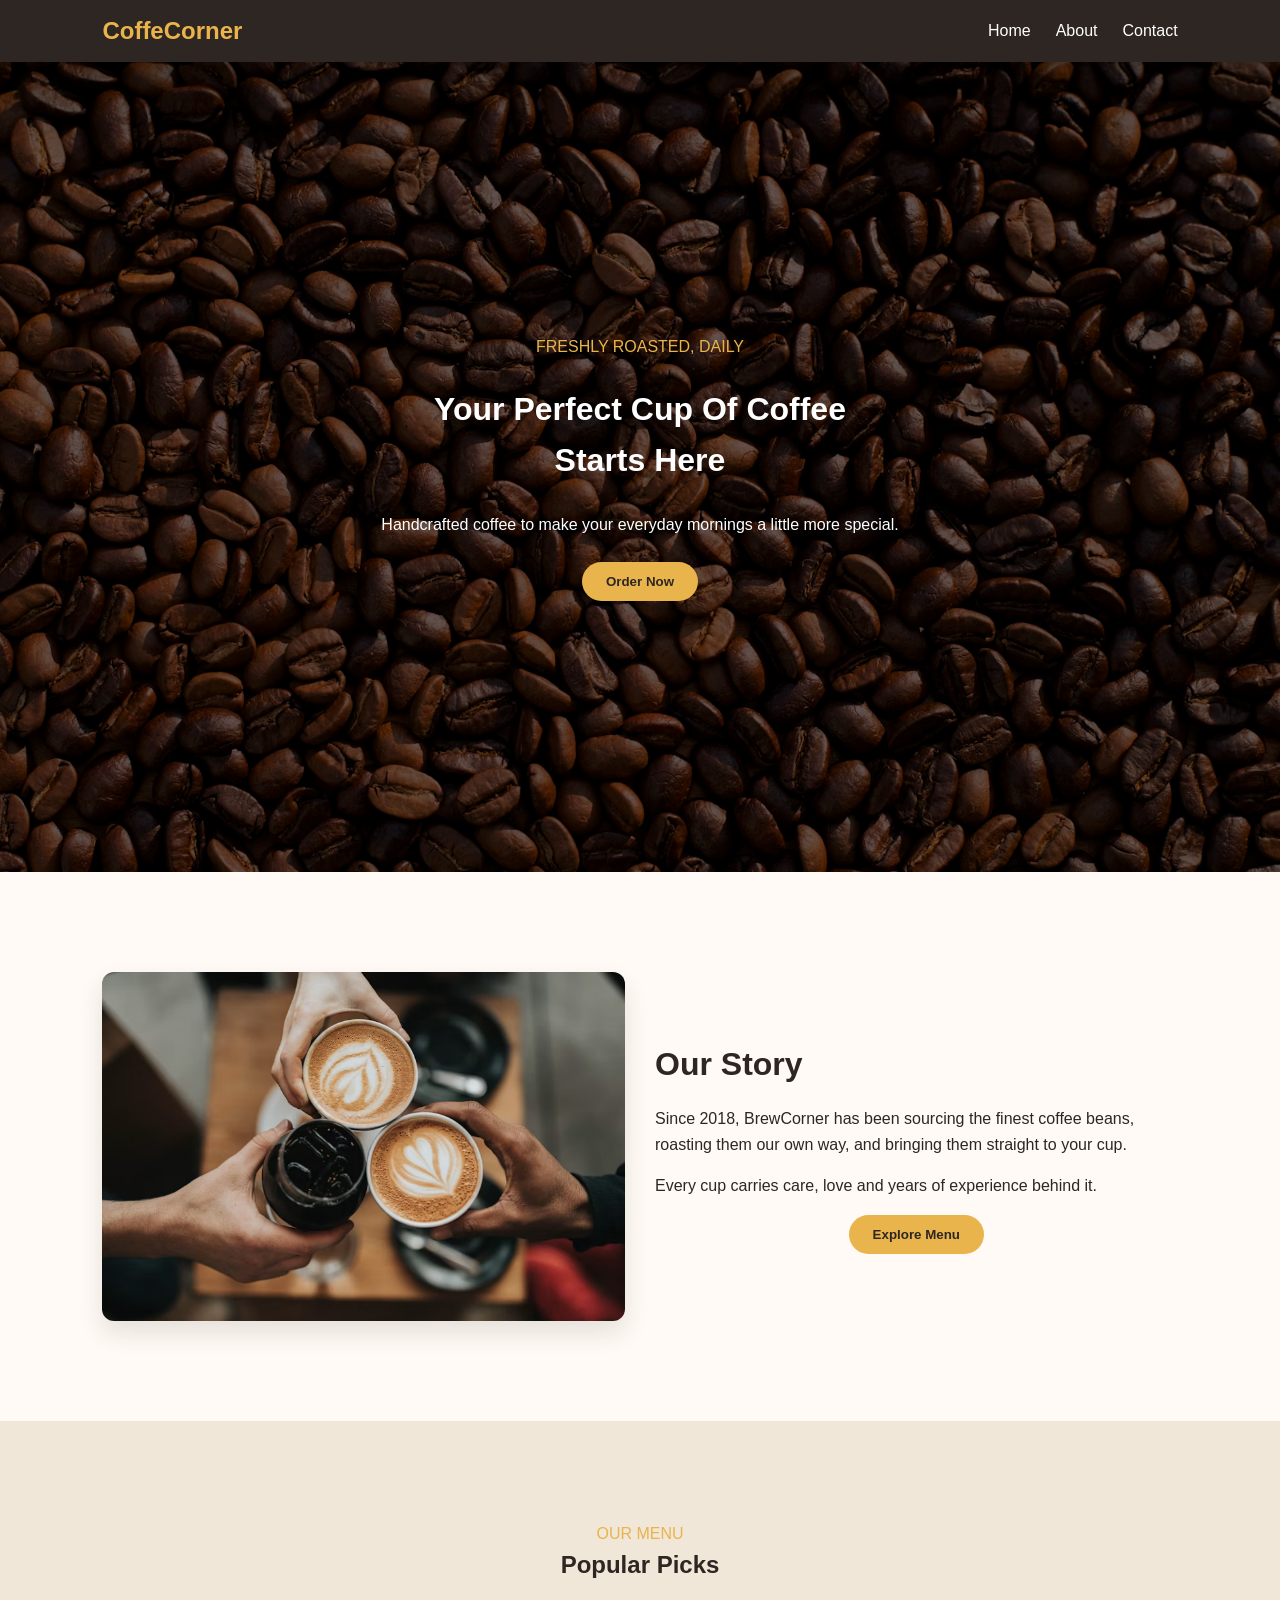
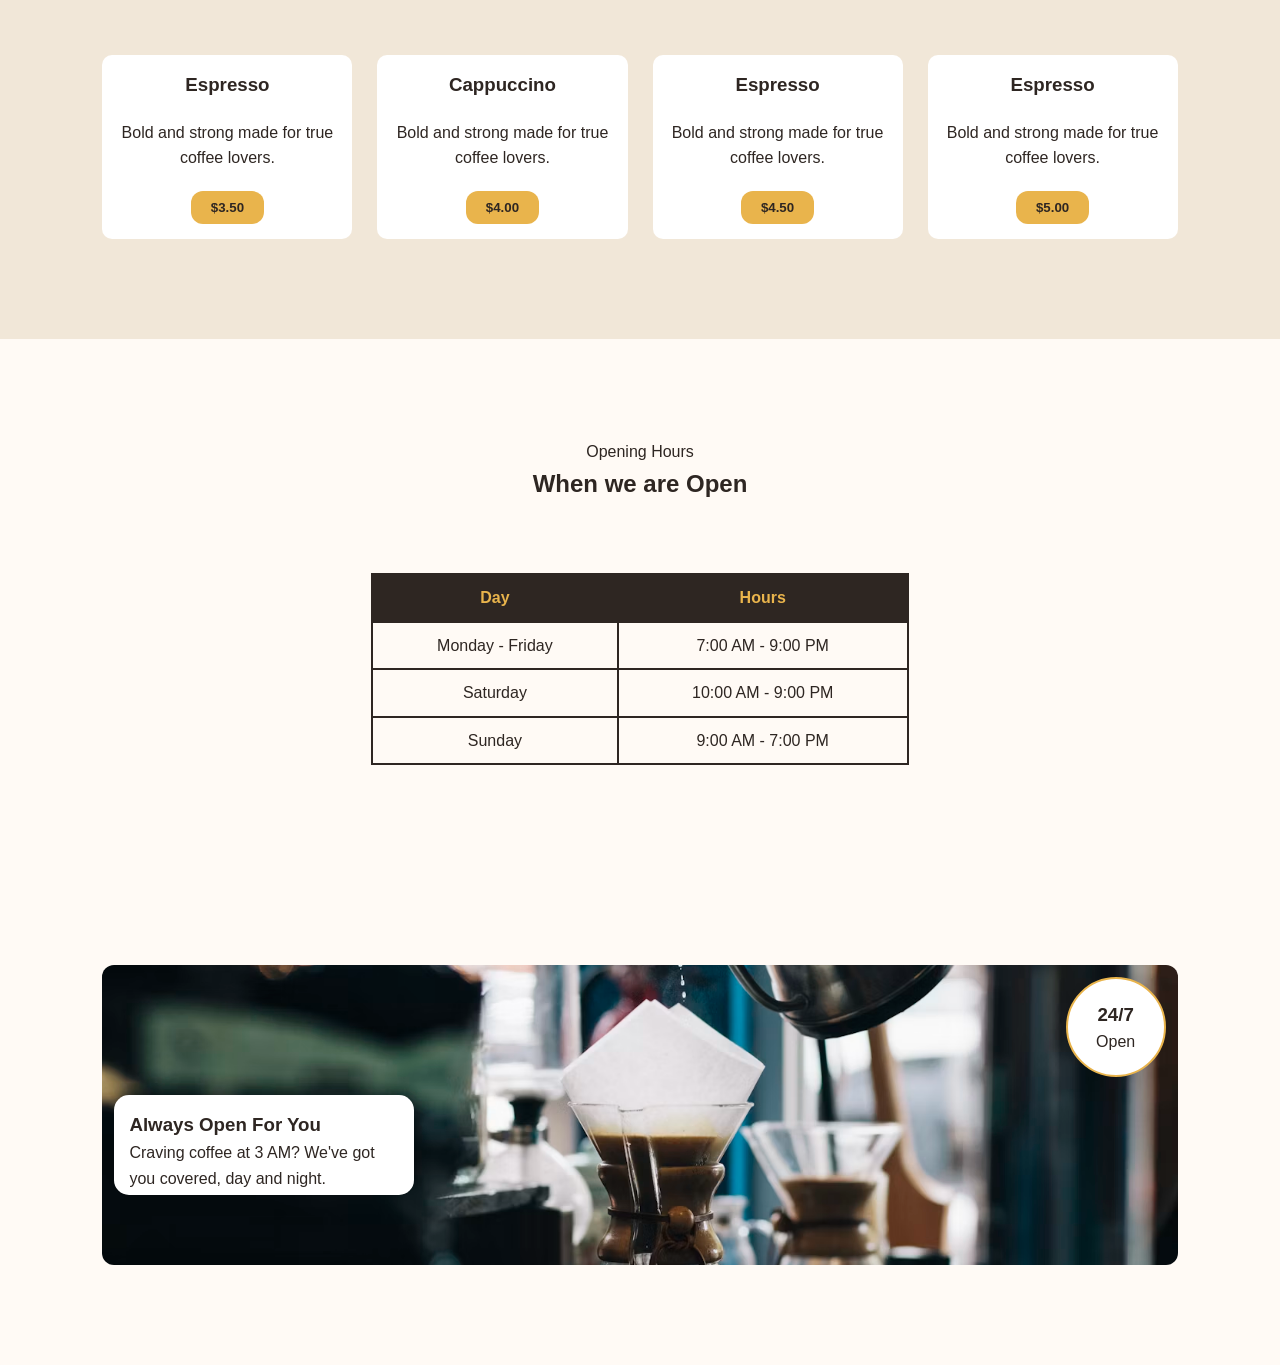
<file: index.html>
<!doctype html>
<html lang="en">
  <head>
    <meta charset="UTF-8" />
    <meta name="viewport" content="width=device-width, initial-scale=1.0" />
    <title>CoffeCorner</title>
    <link rel="stylesheet" href="./style.css" />
  </head>
  <body>
    <nav>
      <div class="logo">
        <h2>CoffeCorner</h2>
      </div>
      <div class="navlinks">
        <ul>
          <li><a href="">Home</a></li>
          <li><a href="">About</a></li>
          <li><a href="">Contact</a></li>
        </ul>
      </div>
    </nav>
    <header>
      <div class="hero-content">
        <p class="coffe-color">FRESHLY ROASTED, DAILY</p>
        <h1>Your Perfect Cup Of Coffee<br />Starts Here</h1>
        <p>Handcrafted coffee to make your everyday mornings a little more special.</p>
        <button>Order Now</button>
      </div>
    </header>
    <main>
      <section>
        <div class="our-story">
          <div class="img">
            <img src="./image/our-story.avif" alt="Barista preparing a fresh cup of coffee" />
          </div>
          <div class="right-side">
            <h2>Our Story</h2>
            <p>Since 2018, BrewCorner has been sourcing the finest coffee beans, roasting them our own way, and bringing them straight to your cup.</p>
            <p>Every cup carries care, love and years of experience behind it.</p>
            <button>Explore Menu</button>
          </div>
        </div>
      </section>

      <div class="populer-bg">
        <section>
        <div class="populer-picks">
          <p class="coffe-color">OUR MENU</p>
          <h2>Popular Picks</h2>
        </div>
          <div class="card-container">
            <div class="card">
              <h3>Espresso</h3>
              <p>Bold and strong made for true coffee lovers.</p>
              <h5>$3.50</h5>
            </div>
            <div class="card">
              <h3>Cappuccino</h3>
              <p>Bold and strong made for true coffee lovers.</p>
              <h5>$4.00</h5>
            </div>
            <div class="card">
              <h3>Espresso</h3>
              <p>Bold and strong made for true coffee lovers.</p>
              <h5>$4.50</h5>
            </div>
            <div class="card">
              <h3>Espresso</h3>
              <p>Bold and strong made for true coffee lovers.</p>
              <h5>$5.00</h5>
            </div>
          </div>
      </section>
      </div>

      <section>
        <div class="top">
          <p>Opening Hours</p>
          <h1>When we are Open</h1>
        </div>

        <table>
          <thead>
            <tr>
              <th>Day</th>
              <th>Hours</th>
            </tr>
          </thead>

          <tbody>
            <tr>
              <td>Monday - Friday</td>
              <td>7:00 AM - 9:00 PM</td>
            </tr>

            <tr>
              <td>Saturday</td>
              <td>10:00 AM - 9:00 PM</td>
            </tr>

            <tr>
              <td>Sunday</td>
              <td>9:00 AM - 7:00 PM</td>
            </tr>
          </tbody>
        </table>
      </section>

      <section>
        <div class="img-container">
          <img src="./image/footer-img.avif" alt="Cosy coffee shop interior" />
          <div class="first">
            <h3>Always Open For You</h3>
            <p>Craving coffee at 3 AM? We&apos;ve got you covered, day and night.</p>
          </div>
          <div class="second">
            <h3>24/7</h3>
            <p>Open</p>
          </div>
        </div>
      </section>

    </main>
  </body>
</html>
</file>
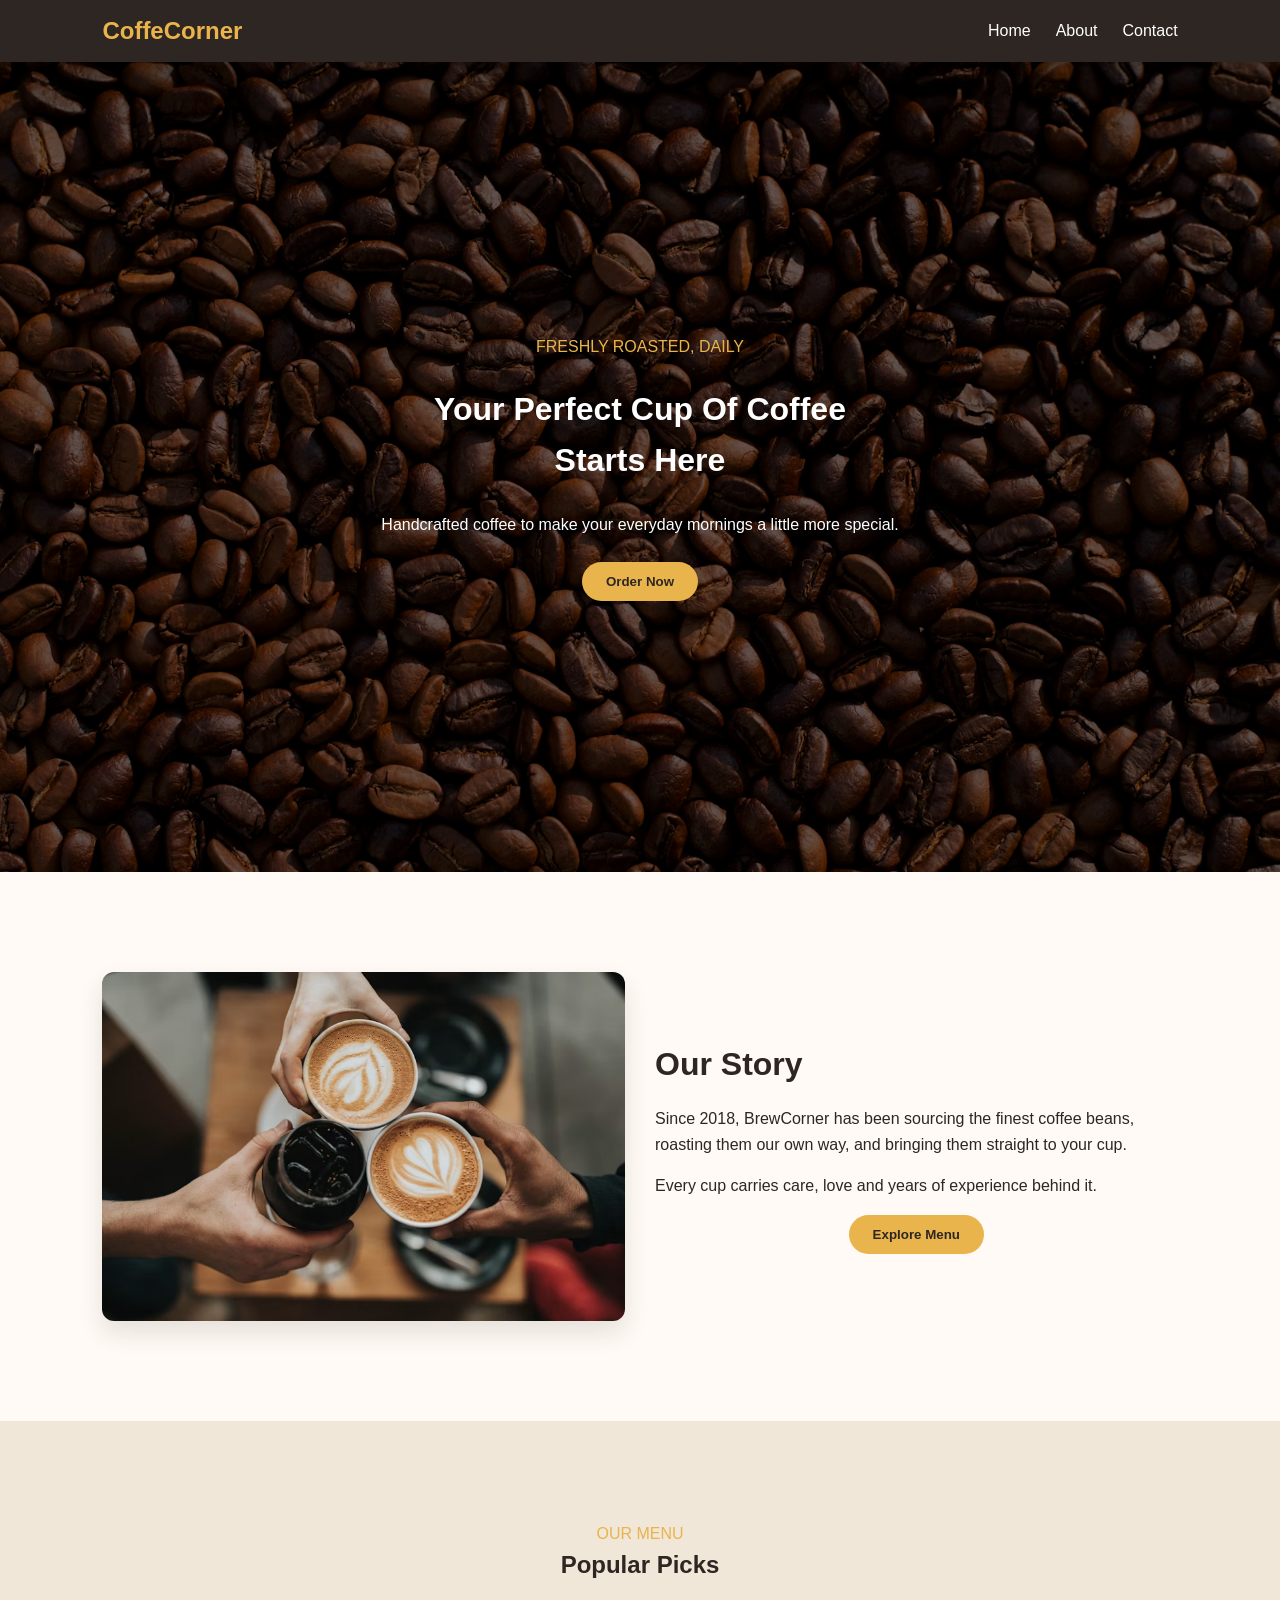
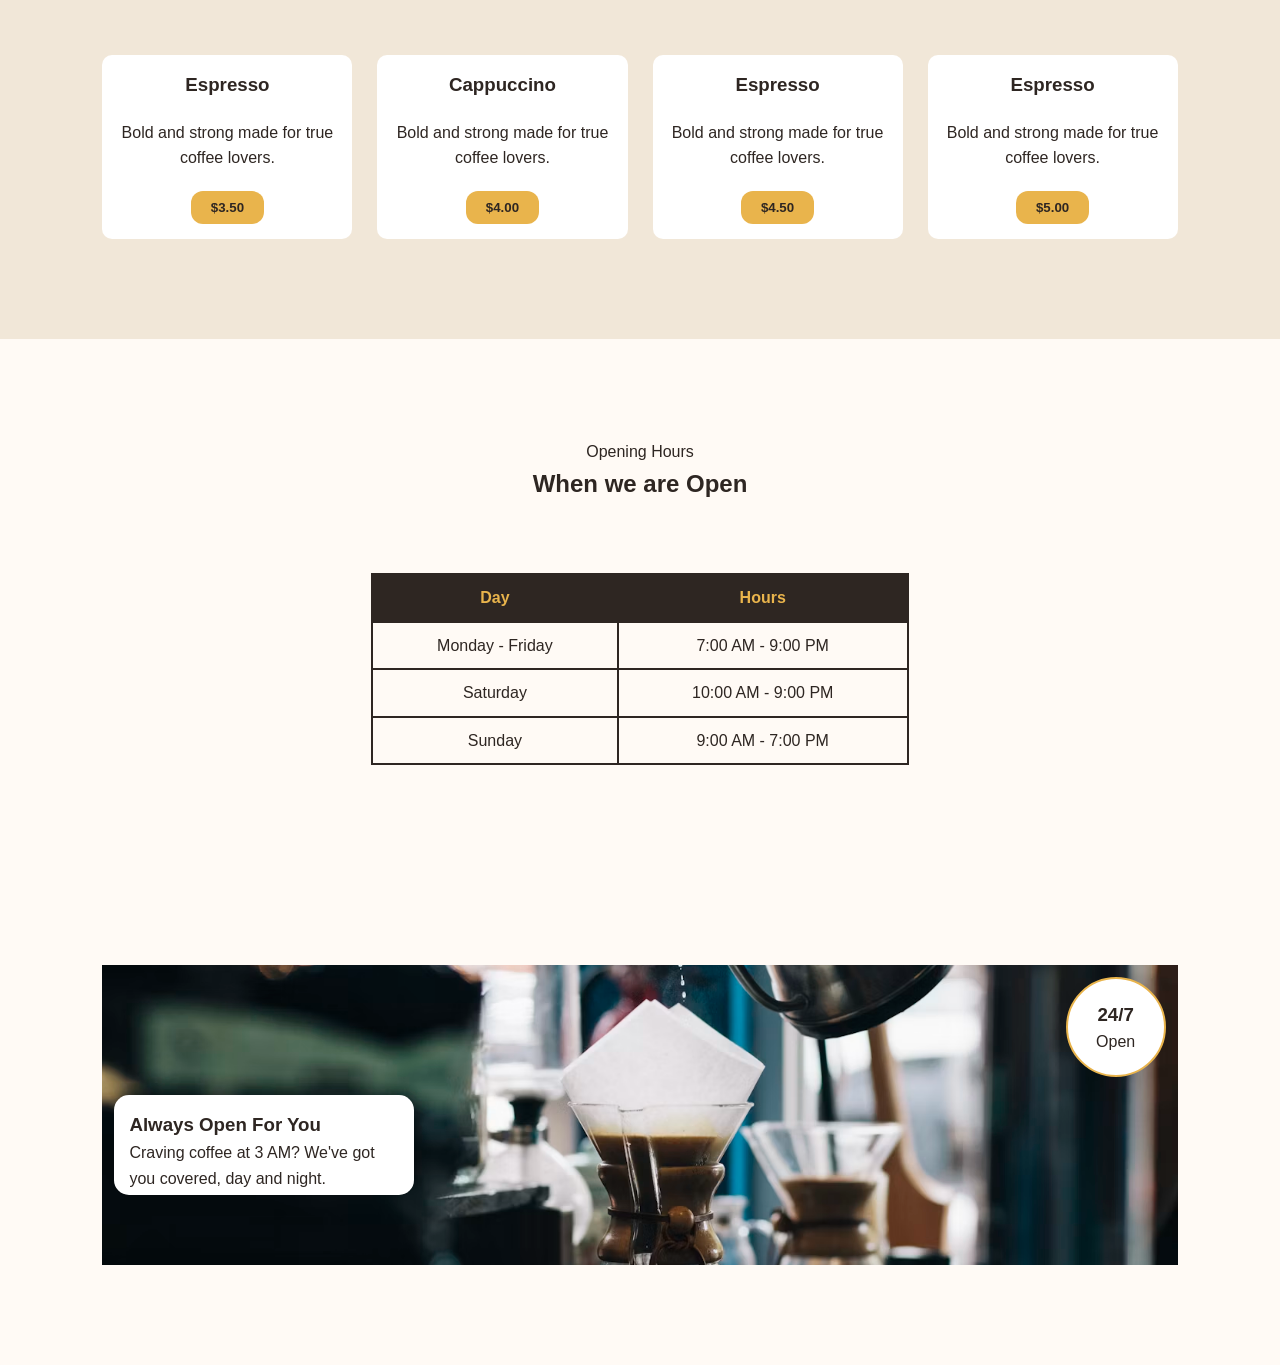
<file: index2.html>
<!doctype html>
<html lang="en">
  <head>
    <meta charset="UTF-8" />
    <meta name="viewport" content="width=device-width, initial-scale=1.0" />
    <title>CoffeCorner</title>
    <link rel="stylesheet" href="./style2.css" />
  </head>
  <body>
    <nav>
      <div class="logo">
        <h2>CoffeCorner</h2>
      </div>
      <div class="navlinks">
        <ul>
          <li><a href="">Home</a></li>
          <li><a href="">About</a></li>
          <li><a href="">Contact</a></li>
        </ul>
      </div>
    </nav>
    <header>
      <div class="hero-content">
        <p class="coffe-color">FRESHLY ROASTED, DAILY</p>
        <h1>Your Perfect Cup Of Coffee<br />Starts Here</h1>
        <p>Handcrafted coffee to make your everyday mornings a little more special.</p>
        <button>Order Now</button>
      </div>
    </header>
    <main>
      <section>
        <div class="our-story">
          <div class="img">
            <img src="./image/our-story.avif" alt="Barista preparing a fresh cup of coffee" />
          </div>
          <div class="right-side">
            <h2>Our Story</h2>
            <p>Since 2018, BrewCorner has been sourcing the finest coffee beans, roasting them our own way, and bringing them straight to your cup.</p>
            <p>Every cup carries care, love and years of experience behind it.</p>
            <button>Explore Menu</button>
          </div>
        </div>
      </section>

      <div class="populer-bg">
        <section>
        <div class="populer-picks">
          <p class="coffe-color">OUR MENU</p>
          <h2>Popular Picks</h2>
        </div>
          <div class="card-container">
            <div class="card">
              <h3>Espresso</h3>
              <p>Bold and strong made for true coffee lovers.</p>
              <h5>$3.50</h5>
            </div>
            <div class="card">
              <h3>Cappuccino</h3>
              <p>Bold and strong made for true coffee lovers.</p>
              <h5>$4.00</h5>
            </div>
            <div class="card">
              <h3>Espresso</h3>
              <p>Bold and strong made for true coffee lovers.</p>
              <h5>$4.50</h5>
            </div>
            <div class="card">
              <h3>Espresso</h3>
              <p>Bold and strong made for true coffee lovers.</p>
              <h5>$5.00</h5>
            </div>
          </div>
      </section>
      </div>

      <section>
        <div class="top">
          <p>Opening Hours</p>
          <h1>When we are Open</h1>
        </div>

        <table>
          <thead>
            <tr>
              <th>Day</th>
              <th>Hours</th>
            </tr>
          </thead>

          <tbody>
            <tr>
              <td>Monday - Friday</td>
              <td>7:00 AM - 9:00 PM</td>
            </tr>

            <tr>
              <td>Saturday</td>
              <td>10:00 AM - 9:00 PM</td>
            </tr>

            <tr>
              <td>Sunday</td>
              <td>9:00 AM - 7:00 PM</td>
            </tr>
          </tbody>
        </table>
      </section>

      <section>
        <div class="img-container">
          <img src="./image/footer-img.avif" alt="Cosy coffee shop interior" />
          <div class="first">
            <h3>Always Open For You</h3>
            <p>Craving coffee at 3 AM? We&apos;ve got you covered, day and night.</p>
          </div>
          <div class="second">
            <h3>24/7</h3>
            <p>Open</p>
          </div>
        </div>
      </section>

    </main>
  </body>
</html>
</file>
<file: style.css>
* {
  margin: 0;
  padding: 0;
  box-sizing: border-box;
}

html {
  scroll-behavior: smooth;
}

body {
  font-family: "Segoe UI", Tahoma, Geneva, Verdana, sans-serif;
  line-height: 1.6;
  color: #2e2622;
  background: #fffaf5;
}

img {
  display: block;
}

.coffe-color {
  color: #e9b44c;
}
nav {
  position: sticky;
  top: 0;
  z-index: 100;
  display: flex;
  justify-content: space-between;
  align-items: center;
  background: #2e2622;
  padding: 12px 8%;
  box-shadow: 0 2px 12px rgba(0, 0, 0, 0.15);
}
.logo h2 {
  color: #e9b44c;
  font-size: 1.5rem;
}
ul {
  display: flex;
  gap: 25px;
  list-style: none;
}
nav a {
  color: white;
  text-decoration: none;
}
section {
  padding: 100px 8%;
}
header {
  background-image:
    linear-gradient(rgba(0, 0, 0, 0.5), rgba(0, 0, 0, 0.5)),
    url("./image/bg-image.avif");
  height: 90vh;
  display: grid;
  background-repeat: no-repeat;
  background-size: cover;
  background-position: center;
  justify-content: center;
  align-items: center;
}
.hero-content {
  text-align: center;
  display: grid;
  gap: 25px;
  color: white;
}
.hero-content p {
  font-size: 1rem;
}
.hero-content button,
.right-side button {
  width: fit-content;
  padding: 12px 24px;
  margin: 0 auto;
  background: #e9b44c;
  color: #2e2622;
  font-weight: 600;
  border: none;
  border-radius: 999px;
  cursor: pointer;
  transition: transform 0.2s ease, box-shadow 0.2s ease, background 0.2s ease;
}

.hero-content button:hover,
.right-side button:hover {
  transform: translateY(-2px);
  box-shadow: 0 8px 20px rgba(233, 180, 76, 0.25);
  background: #f0bd5a;
}

.our-story {
  display: grid;
  grid-template-columns: repeat(2, minmax(0, 1fr));
  gap: 30px;
  align-items: center;
}

.our-story img {
  width: 100%;
  border-radius: 12px;
  box-shadow: 0 12px 25px rgba(46, 38, 34, 0.12);
}

.right-side {
  display: grid;
  gap: 16px;
}

.right-side h2 {
  color: #2e2622;
  font-size: 2rem;
}

.right-side p {
  color: #2e2622;
}
.populer-picks {
  text-align: center;
}
.populer-bg {
  background: #f1e7d8;
}

.card-container {
  display: grid;
  grid-template-columns: repeat(4, 1fr);
  margin-top: 70px;
  gap: 25px;
}
.card-container .card {
  text-align: center;
  padding: 15px;
  background: #ffffff;
  border-radius: 10px;
}
.card h3,
.card p {
  padding-bottom: 20px;
}
.populer-bg p {
  font-size: 1rem;
}
.card h5 {
  background: #e9b44c;
  width: max-content;
  margin: 0 auto;
  padding: 6px 20px;
  border-radius: 12px;
}
.top {
  text-align: center;
}
table {
  width: 50%;
  border-collapse: collapse;
  margin: 0 auto;
  margin-top: 70px;
}
td,
th {
  border: 2px solid #2e2622;
  padding: 10px 12px;
  text-align: center;
}
thead {
  background: #2e2622;
  color: #e9b44c;
}
.img-container {
  position: relative;
}
.img-container img {
  width: 100%;
  max-height: 300px;
  object-fit: cover;
  border-radius: 12px;
}
.first {
  width: 300px;
  height: 100px;
  bottom: 70px;
  left: 12px;
  background: white;
  position: absolute;
  padding: 15px;
  border-radius: 15px;
}
.second {
  width: 100px;
  height: 100px;
  border: 2px solid #e9b44c;
  background: white;
  position: absolute;
  top: 12px;
  right: 12px;
  display: flex;
  flex-direction: column;
  justify-content: center;
  align-items: center;
  border-radius: 50%;
}
</file>
<file: style2.css>
* {
  margin: 0;
  padding: 0;
  box-sizing: border-box;
}

html {
  scroll-behavior: smooth;
}

body {
  font-family: "Segoe UI", Tahoma, Geneva, Verdana, sans-serif;
  line-height: 1.6;
  color: #2e2622;
  background: #fffaf5;
}

img {
  display: block;
}

.coffe-color {
  color: #e9b44c;
}
nav {
  position: sticky;
  top: 0;
  z-index: 100;
  display: flex;
  justify-content: space-between;
  align-items: center;
  background: #2e2622;
  padding: 12px 8%;
  box-shadow: 0 2px 12px rgba(0, 0, 0, 0.15);
}
.logo h2 {
  color: #e9b44c;
  font-size: 1.5rem;
}
ul {
  display: flex;
  gap: 25px;
  list-style: none;
}
nav a {
  color: white;
  text-decoration: none;
}
section {
  padding: 100px 8%;
}
header {
  background-image:
    linear-gradient(rgba(0, 0, 0, 0.5), rgba(0, 0, 0, 0.5)),
    url("./image/bg-image.avif");
  height: 90vh;
  display: grid;
  background-repeat: no-repeat;
  background-size: cover;
  background-position: center;
  justify-content: center;
  align-items: center;
}
.hero-content {
  text-align: center;
  display: grid;
  gap: 25px;
  color: white;
}
.hero-content p {
  font-size: 1rem;
}
.hero-content button,
.right-side button {
  width: fit-content;
  padding: 12px 24px;
  margin: 0 auto;
  background: #e9b44c;
  color: #2e2622;
  font-weight: 600;
  border: none;
  border-radius: 999px;
  cursor: pointer;
  transition: transform 0.2s ease, box-shadow 0.2s ease, background 0.2s ease;
}

.hero-content button:hover,
.right-side button:hover {
  transform: translateY(-2px);
  box-shadow: 0 8px 20px rgba(233, 180, 76, 0.25);
  background: #f0bd5a;
}

.our-story {
  display: grid;
  grid-template-columns: repeat(2, minmax(0, 1fr));
  gap: 30px;
  align-items: center;
}

.our-story img {
  width: 100%;
  border-radius: 12px;
  box-shadow: 0 12px 25px rgba(46, 38, 34, 0.12);
}

.right-side {
  display: grid;
  gap: 16px;
}

.right-side h2 {
  color: #2e2622;
  font-size: 2rem;
}

.right-side p {
  color: #2e2622;
}
.populer-picks {
  text-align: center;
}
.populer-bg {
  background: #f1e7d8;
}

.card-container {
  display: grid;
  grid-template-columns: repeat(4, 1fr);
  margin-top: 70px;
  gap: 25px;
}
.card-container .card {
  text-align: center;
  padding: 15px;
  background: #ffffff;
  border-radius: 10px;
}
.card h3,
.card p {
  padding-bottom: 20px;
}
.populer-bg p {
  font-size: 1rem;
}
.card h5 {
  background: #e9b44c;
  width: max-content;
  margin: 0 auto;
  padding: 6px 20px;
  border-radius: 12px;
}
.top {
  text-align: center;
}
table {
  width: 50%;
  border-collapse: collapse;
  margin: 0 auto;
  margin-top: 70px;
}
td,
th {
  border: 2px solid #2e2622;
  padding: 10px 12px;
  text-align: center;
}
thead {
  background: #2e2622;
  color: #e9b44c;
}
.img-container {
  position: relative;
}
.img-container img {
  width: 100%;
  max-height: 300px;
  object-fit: cover;
}
.first {
  width: 300px;
  height: 100px;
  bottom: 70px;
  left: 12px;
  background: white;
  position: absolute;
  padding: 15px;
  border-radius: 15px;
}
.second {
  width: 100px;
  height: 100px;
  border: 2px solid #e9b44c;
  background: white;
  position: absolute;
  top: 12px;
  right: 12px;
  display: flex;
  flex-direction: column;
  justify-content: center;
  align-items: center;
  border-radius: 50%;
}
</file>
